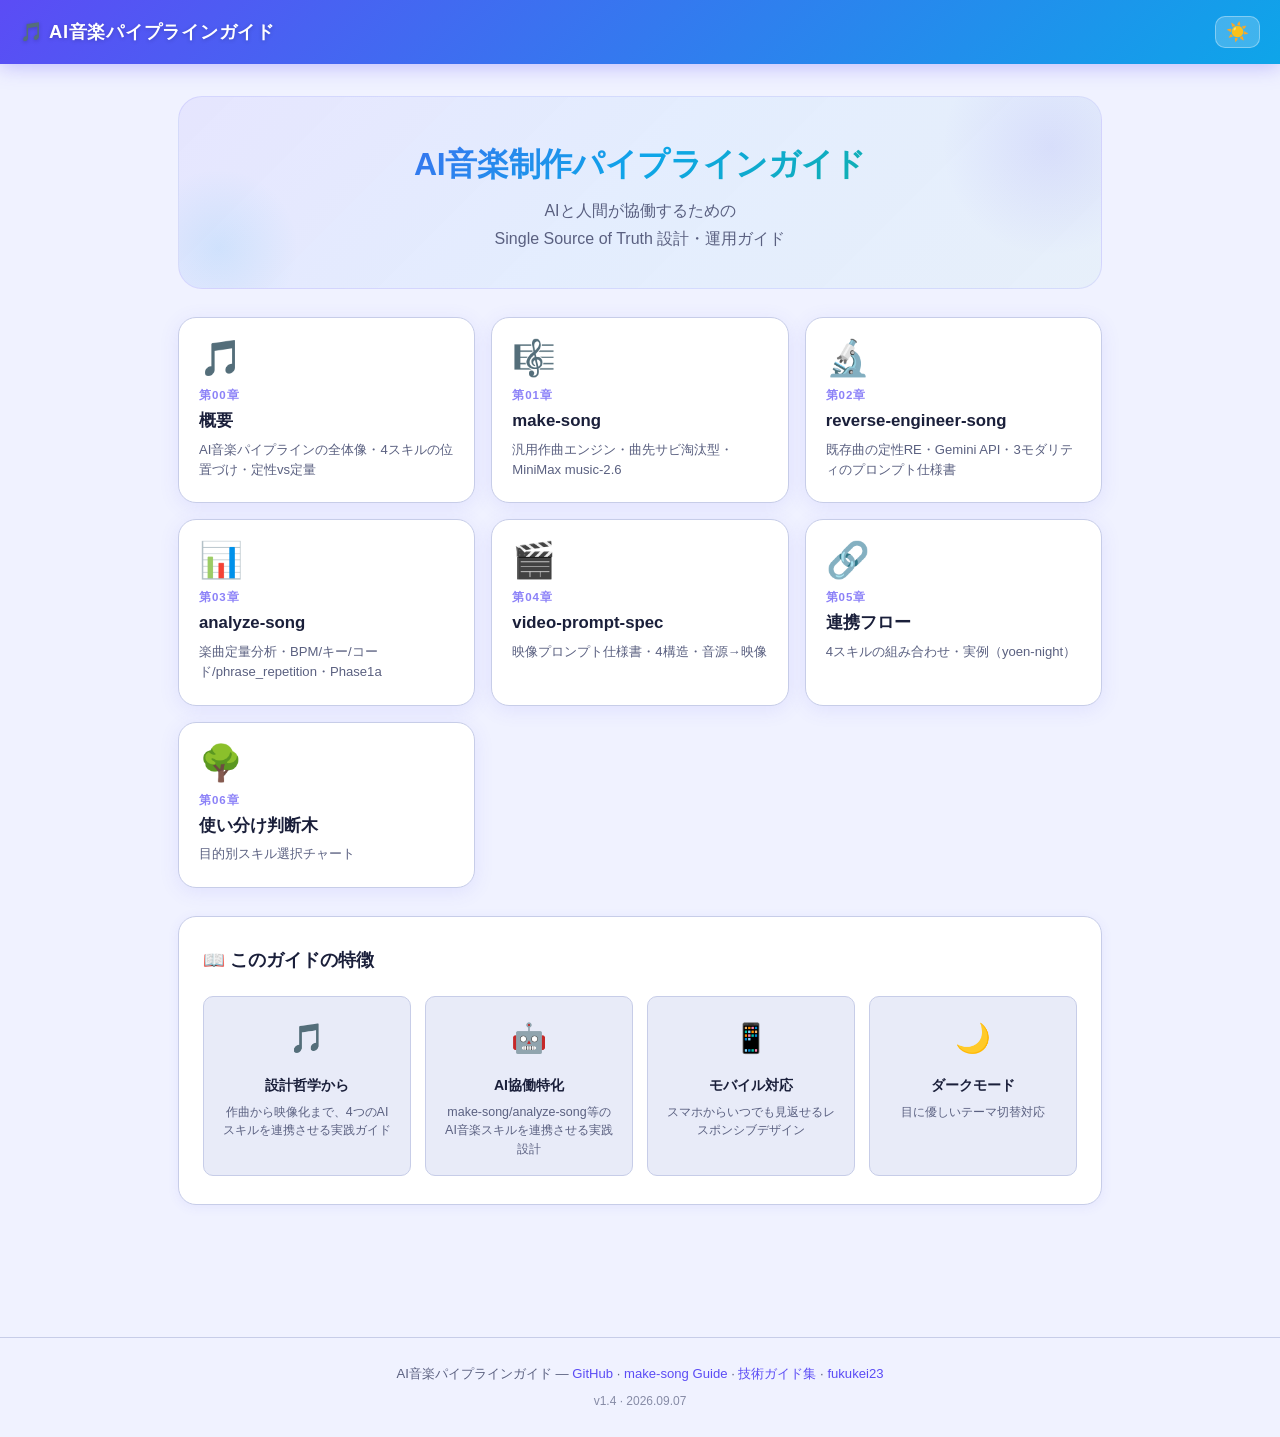
<file: docs/index.html>
<!DOCTYPE html>
<html lang="ja" data-theme="light">
<head>
    <meta charset="UTF-8">
    <meta name="viewport" content="width=device-width, initial-scale=1.0">
    <title>AI音楽制作パイプラインガイド</title>
    <meta name="description" content="作曲・分析・映像化を4スキル連携でつなぐAI音楽制作パイプラインの実践ガイド">
    <meta property="og:title" content="AI音楽制作パイプラインガイド">
    <meta property="og:description" content="作曲・分析・映像化を4スキル連携でつなぐAI音楽制作パイプラインの実践ガイド">
    <meta property="og:type" content="website">
    <meta property="og:url" content="https://fukukei23.github.io/ai-music-pipeline-guide/">
    <meta property="og:image" content="https://fukukei23.github.io/ai-music-pipeline-guide/assets/ogp.png">
    <meta name="twitter:card" content="summary_large_image">
    <link rel="stylesheet" href="assets/style.css">
    <link rel="icon" href="data:image/svg+xml,<svg xmlns='http://www.w3.org/2000/svg' viewBox='0 0 100 100'><text y='.9em' font-size='90'>⚡</text></svg>">
</head>
<body class="index-page">
    <header class="site-header">
        <span class="site-title">🎵 AI音楽パイプラインガイド</span>
        <button class="theme-toggle" id="themeToggle" aria-label="テーマ切替">
            <span class="icon-light">☀️</span>
            <span class="icon-dark">🌙</span>
        </button>
    </header>

    <main class="content">
        <section class="hero">
            <h1>AI音楽制作パイプラインガイド</h1>
            <p>AIと人間が協働するための<br>Single Source of Truth 設計・運用ガイド</p>
        </section>

        <section class="chapter-grid">
            
            <a href="chapters/00-overview.html" class="chapter-card">
                <div class="card-icon">🎵</div>
                <div class="card-number">第00章</div>
                <h2 class="card-title">概要</h2>
                <p class="card-desc">AI音楽パイプラインの全体像・4スキルの位置づけ・定性vs定量</p>
            </a>
            
            <a href="chapters/01-make-song.html" class="chapter-card">
                <div class="card-icon">🎼</div>
                <div class="card-number">第01章</div>
                <h2 class="card-title">make-song</h2>
                <p class="card-desc">汎用作曲エンジン・曲先サビ淘汰型・MiniMax music-2.6</p>
            </a>
            
            <a href="chapters/02-reverse-engineer-song.html" class="chapter-card">
                <div class="card-icon">🔬</div>
                <div class="card-number">第02章</div>
                <h2 class="card-title">reverse-engineer-song</h2>
                <p class="card-desc">既存曲の定性RE・Gemini API・3モダリティのプロンプト仕様書</p>
            </a>
            
            <a href="chapters/03-analyze-song.html" class="chapter-card">
                <div class="card-icon">📊</div>
                <div class="card-number">第03章</div>
                <h2 class="card-title">analyze-song</h2>
                <p class="card-desc">楽曲定量分析・BPM/キー/コード/phrase_repetition・Phase1a</p>
            </a>
            
            <a href="chapters/04-video-prompt-spec.html" class="chapter-card">
                <div class="card-icon">🎬</div>
                <div class="card-number">第04章</div>
                <h2 class="card-title">video-prompt-spec</h2>
                <p class="card-desc">映像プロンプト仕様書・4構造・音源→映像</p>
            </a>
            
            <a href="chapters/05-pipeline.html" class="chapter-card">
                <div class="card-icon">🔗</div>
                <div class="card-number">第05章</div>
                <h2 class="card-title">連携フロー</h2>
                <p class="card-desc">4スキルの組み合わせ・実例（yoen-night）</p>
            </a>
            
            <a href="chapters/06-decision-tree.html" class="chapter-card">
                <div class="card-icon">🌳</div>
                <div class="card-number">第06章</div>
                <h2 class="card-title">使い分け判断木</h2>
                <p class="card-desc">目的別スキル選択チャート</p>
            </a>
            
        </section>

        <section class="features">
            <h2>📖 このガイドの特徴</h2>
            <div class="feature-grid">
                <div class="feature-item">
                    <span class="feature-icon">🎵</span>
                    <h3>設計哲学から</h3>
                    <p>作曲から映像化まで、4つのAIスキルを連携させる実践ガイド</p>
                </div>
                <div class="feature-item">
                    <span class="feature-icon">🤖</span>
                    <h3>AI協働特化</h3>
                    <p>make-song/analyze-song等のAI音楽スキルを連携させる実践設計</p>
                </div>
                <div class="feature-item">
                    <span class="feature-icon">📱</span>
                    <h3>モバイル対応</h3>
                    <p>スマホからいつでも見返せるレスポンシブデザイン</p>
                </div>
                <div class="feature-item">
                    <span class="feature-icon">🌙</span>
                    <h3>ダークモード</h3>
                    <p>目に優しいテーマ切替対応</p>
                </div>
            </div>
        </section>
    </main>

    <footer class="site-footer">
        <p>AI音楽パイプラインガイド — <a href="https://github.com/fukukei23/ai-music-pipeline-guide">GitHub</a>
         · <a href="https://fukukei23.github.io/make-song-guide/">make-song Guide</a>
         · <a href="https://fukukei23.github.io/guides/">技術ガイド集</a>
         · <a href="https://fukukei23.github.io/">fukukei23</a></p>
        <p class="site-version">v1.4 · 2026.09.07</p>
    </footer>

    <script src="assets/script.js"></script>
</body>
</html>
</file>
<file: docs/assets/style.css>
/* AI音楽パイプラインガイド — Visual Design v1 */

:root {
    --bg: #f0f2ff;
    --bg-card: #ffffff;
    --bg-secondary: #e8ebf8;
    --text: #1a1f3a;
    --text-secondary: #5a6080;
    --accent: #5b4cf5;
    --accent-2: #0ea5e9;
    --accent-3: #10b981;
    --accent-bg: #ede9ff;
    --accent-dark: #4338ca;
    --green: #10b981;
    --green-bg: #ecfdf5;
    --amber: #f59e0b;
    --amber-bg: #fffbeb;
    --red: #ef4444;
    --red-bg: #fef2f2;
    --blue: #3b82f6;
    --blue-bg: #eff6ff;
    --border: #c7cde8;
    --code-bg: #1c1f3a;
    --code-text: #e2e8f0;
    --radius: 18px;
    --radius-sm: 10px;
    --shadow: 0 2px 12px rgba(91,76,245,0.08);
    --shadow-lg: 0 8px 32px rgba(91,76,245,0.14);
    --shadow-card: 0 4px 20px rgba(91,76,245,0.10);
    --header-h: 64px;
    --font: -apple-system, BlinkMacSystemFont, 'Segoe UI', Roboto, 'Noto Sans JP', 'Hiragino Sans', sans-serif;
    --font-mono: 'JetBrains Mono', 'Fira Code', 'Cascadia Code', ui-monospace, monospace;
    /* gradient colors */
    --grad-1: #5b4cf5;
    --grad-2: #0ea5e9;
    --grad-3: #10b981;
}

[data-theme="dark"] {
    --bg: #0d0f1e;
    --bg-card: #161929;
    --bg-secondary: #1e2240;
    --text: #e2e8f0;
    --text-secondary: #94a3b8;
    --accent: #7c6ffc;
    --accent-2: #38bdf8;
    --accent-3: #34d399;
    --accent-bg: #1e1b4b;
    --accent-dark: #a5b4fc;
    --green-bg: #064e3b;
    --amber-bg: #451a03;
    --red-bg: #450a0a;
    --blue-bg: #172554;
    --border: #2d3362;
    --code-bg: #0d0f1e;
    --code-text: #e2e8f0;
    --shadow: 0 2px 12px rgba(0,0,0,0.4);
    --shadow-lg: 0 8px 32px rgba(0,0,0,0.5);
    --shadow-card: 0 4px 20px rgba(0,0,0,0.35);
    --grad-1: #7c6ffc;
    --grad-2: #38bdf8;
    --grad-3: #34d399;
}

*, *::before, *::after { box-sizing: border-box; margin: 0; padding: 0; }
html { font-size: 16px; scroll-behavior: smooth; -webkit-text-size-adjust: 100%; }
body { font-family: var(--font); color: var(--text); background: var(--bg); line-height: 1.8; min-height: 100vh; }
a { color: var(--accent-dark); text-decoration: none; }
a:hover { text-decoration: underline; }

/* ===== HEADER ===== */
.site-header {
    position: fixed;
    top: 0; left: 0; right: 0;
    height: var(--header-h);
    background: linear-gradient(135deg, var(--grad-1) 0%, var(--grad-2) 100%);
    color: #fff;
    display: flex;
    align-items: center;
    justify-content: space-between;
    padding: 0 20px;
    z-index: 100;
    box-shadow: 0 2px 20px rgba(91,76,245,0.35);
}

.site-title {
    font-size: 1.15rem;
    font-weight: 800;
    color: #fff;
    white-space: nowrap;
    letter-spacing: 0.04em;
    text-shadow: 0 1px 4px rgba(0,0,0,0.2);
}

/* Hamburger */
.menu-toggle {
    display: flex;
    flex-direction: column;
    gap: 5px;
    background: rgba(255,255,255,0.15);
    border: 1.5px solid rgba(255,255,255,0.3);
    cursor: pointer;
    padding: 8px 10px;
    border-radius: 8px;
}
.menu-toggle span {
    display: block;
    width: 20px;
    height: 2px;
    background: #fff;
    border-radius: 2px;
    transition: transform 0.3s, opacity 0.3s;
}
.menu-toggle.active span:nth-child(1) { transform: translateY(7px) rotate(45deg); }
.menu-toggle.active span:nth-child(2) { opacity: 0; }
.menu-toggle.active span:nth-child(3) { transform: translateY(-7px) rotate(-45deg); }

.theme-toggle {
    background: rgba(255,255,255,0.2);
    border: 1.5px solid rgba(255,255,255,0.35);
    cursor: pointer;
    font-size: 1.15rem;
    padding: 6px 10px;
    border-radius: 10px;
    line-height: 1;
    transition: background 0.2s;
}
.theme-toggle:hover { background: rgba(255,255,255,0.35); }
[data-theme="light"] .icon-dark { display: none; }
[data-theme="dark"] .icon-light { display: none; }

/* ===== SIDEBAR ===== */
.sidebar {
    position: fixed;
    top: var(--header-h);
    left: 0; bottom: 0;
    width: 290px;
    background: var(--bg-card);
    border-right: 1px solid var(--border);
    transform: translateX(-100%);
    transition: transform 0.3s cubic-bezier(.4,0,.2,1);
    z-index: 90;
    overflow-y: auto;
    padding: 16px 0;
    box-shadow: 4px 0 24px rgba(91,76,245,0.08);
}
.sidebar.open { transform: translateX(0); }

.sidebar-header {
    padding: 4px 20px 16px;
    border-bottom: 1px solid var(--border);
    margin-bottom: 8px;
}
.sidebar-header a { font-weight: 700; font-size: 1rem; color: var(--accent-dark); }

.sidebar-link {
    display: flex;
    align-items: center;
    gap: 12px;
    padding: 11px 24px;
    color: var(--text-secondary);
    font-size: 0.9rem;
    transition: background 0.15s, color 0.15s, padding-left 0.15s;
    border-left: 3px solid transparent;
}
.sidebar-link:hover {
    background: var(--accent-bg);
    color: var(--accent);
    text-decoration: none;
    padding-left: 28px;
    border-left-color: var(--accent);
}
.sidebar-link.active {
    color: var(--accent);
    font-weight: 700;
    background: var(--accent-bg);
    border-left: 3px solid var(--accent);
}
.sidebar-icon { font-size: 1.1rem; flex-shrink: 0; }

.sidebar-overlay {
    display: none;
    position: fixed;
    inset: 0;
    top: var(--header-h);
    background: rgba(0,0,0,0.45);
    backdrop-filter: blur(2px);
    z-index: 80;
}
.sidebar-overlay.visible { display: block; }

/* ===== CONTENT ===== */
.content {
    max-width: 900px;
    margin: 0 auto;
    padding: calc(var(--header-h) + 24px) 18px 72px;
}

/* Chapter nav top */
.chapter-nav-top {
    display: flex;
    justify-content: space-between;
    gap: 8px;
    margin-bottom: 24px;
    font-size: 0.85rem;
}
.nav-prev, .nav-next {
    color: var(--accent);
    padding: 8px 16px;
    border: 1.5px solid var(--accent);
    border-radius: var(--radius-sm);
    font-weight: 700;
    transition: all 0.2s;
}
.nav-prev:hover, .nav-next:hover {
    background: var(--accent);
    color: #fff;
    text-decoration: none;
    transform: translateY(-1px);
    box-shadow: var(--shadow);
}

/* ===== CHAPTER BODY ===== */
.chapter-body h1 {
    font-size: 1.8rem;
    margin-bottom: 8px;
    color: var(--accent-dark);
    letter-spacing: 0.01em;
    line-height: 1.3;
}
.chapter-body h1 + p {
    color: var(--text-secondary);
    font-size: 0.95rem;
    margin-bottom: 28px;
    padding-bottom: 20px;
    border-bottom: 2px solid var(--border);
}
.chapter-body h2 {
    font-size: 1.25rem;
    margin-top: 40px;
    margin-bottom: 16px;
    padding: 10px 16px;
    background: linear-gradient(90deg, var(--accent-bg) 0%, transparent 100%);
    border-left: 4px solid var(--accent);
    border-radius: 0 var(--radius-sm) var(--radius-sm) 0;
    color: var(--accent-dark);
    font-weight: 800;
}
.chapter-body h3 {
    font-size: 1.05rem;
    margin-top: 28px;
    margin-bottom: 12px;
    color: var(--text);
    font-weight: 700;
    display: flex;
    align-items: center;
    gap: 8px;
}
.chapter-body h3::before {
    content: '';
    display: inline-block;
    width: 4px;
    height: 1em;
    background: linear-gradient(180deg, var(--grad-2), var(--grad-3));
    border-radius: 2px;
    flex-shrink: 0;
}
.chapter-body h4 {
    font-size: 0.95rem;
    margin-top: 18px;
    margin-bottom: 8px;
    font-weight: 700;
    color: var(--accent-dark);
}
.chapter-body p { margin-bottom: 14px; }
.chapter-body ul, .chapter-body ol { margin-bottom: 14px; padding-left: 22px; }
.chapter-body li { margin-bottom: 8px; padding-left: 4px; }
.chapter-body strong { color: var(--accent-dark); font-weight: 700; }
.chapter-body hr {
    border: none;
    height: 2px;
    background: linear-gradient(90deg, var(--accent), var(--accent-2), transparent);
    margin: 32px 0;
    border-radius: 1px;
}

/* ===== CODE BLOCKS ===== */
.code-block-wrapper { position: relative; margin-bottom: 18px; }
.chapter-body pre {
    background: var(--code-bg);
    color: var(--code-text);
    padding: 20px 18px;
    border-radius: var(--radius-sm);
    overflow-x: auto;
    font-size: 0.82rem;
    line-height: 1.75;
    border: 1px solid var(--border);
    box-shadow: var(--shadow-lg);
}
.chapter-body code { font-family: var(--font-mono); font-size: 0.9em; }
.chapter-body :not(pre) > code {
    background: var(--accent-bg);
    color: var(--accent-dark);
    padding: 2px 6px;
    border-radius: 5px;
    font-size: 0.88em;
    border: 1px solid rgba(91,76,245,0.2);
}
.copy-btn {
    position: absolute;
    top: 10px; right: 10px;
    background: rgba(91,76,245,0.2);
    color: var(--accent-dark);
    border: 1px solid rgba(91,76,245,0.3);
    padding: 4px 10px;
    border-radius: 6px;
    font-size: 0.75rem;
    cursor: pointer;
    font-family: var(--font);
    transition: all 0.2s;
}
.copy-btn:hover { background: var(--accent); color: #fff; }
.copy-btn.copied { background: var(--green); color: #fff; border-color: var(--green); }

/* ===== TABLES ===== */
.chapter-body table {
    width: 100%;
    border-collapse: collapse;
    margin: 20px 0;
    font-size: 0.88rem;
    border-radius: var(--radius-sm);
    overflow: hidden;
    box-shadow: var(--shadow);
    border: 1px solid var(--border);
}
.chapter-body th {
    background: linear-gradient(135deg, var(--accent) 0%, var(--accent-2) 100%);
    color: #fff;
    padding: 12px 14px;
    text-align: left;
    font-weight: 700;
    font-size: 0.83rem;
    letter-spacing: 0.03em;
}
.chapter-body td {
    padding: 11px 14px;
    border-bottom: 1px solid var(--border);
    background: var(--bg-card);
    vertical-align: top;
}
.chapter-body tr:last-child td { border-bottom: none; }
.chapter-body tr:hover td { background: var(--bg-secondary); }

/* ===== BLOCKQUOTE ===== */
.chapter-body blockquote {
    border-left: 4px solid var(--accent-2);
    background: linear-gradient(90deg, var(--blue-bg) 0%, transparent 100%);
    padding: 14px 18px;
    margin: 18px 0;
    border-radius: 0 var(--radius-sm) var(--radius-sm) 0;
    color: var(--text-secondary);
    font-size: 0.93rem;
    font-style: italic;
}
[data-theme="dark"] .chapter-body blockquote {
    background: linear-gradient(90deg, rgba(56,189,248,0.1) 0%, transparent 100%);
}

/* ===== TOC ===== */
.toc {
    background: var(--bg-secondary);
    border: 1px solid var(--border);
    border-radius: var(--radius);
    padding: 16px 20px;
    margin: 24px 0;
    box-shadow: var(--shadow);
}
.toc-title { font-weight: 800; margin-bottom: 12px; color: var(--accent-dark); font-size: 0.92rem; }
.toc-list { list-style: none; padding: 0; }
.toc-list li a {
    display: block;
    padding: 4px 0;
    color: var(--text-secondary);
    font-size: 0.88rem;
    border-radius: 4px;
    transition: color 0.15s, padding-left 0.15s;
}
.toc-list li a:hover { color: var(--accent); text-decoration: none; padding-left: 6px; }
.toc-h3 a { padding-left: 14px !important; }
.toc-h3 a::before { content: '└ '; color: var(--border); }

/* ===== SEARCH BAR ===== */
.search-bar {
    display: flex;
    align-items: center;
    gap: 6px;
    margin-bottom: 16px;
    padding: 10px 14px;
    background: var(--bg-card);
    border: 1.5px solid var(--border);
    border-radius: var(--radius-sm);
    box-shadow: var(--shadow);
}
.search-bar input {
    flex: 1;
    border: none;
    outline: none;
    background: transparent;
    color: var(--text);
    font-size: 0.9rem;
    font-family: var(--font);
}
.search-count { font-size: 0.78rem; color: var(--text-secondary); white-space: nowrap; }
.search-prev, .search-next, .search-clear {
    background: var(--bg-secondary);
    border: 1px solid var(--border);
    padding: 4px 8px;
    border-radius: 6px;
    cursor: pointer;
    font-size: 0.78rem;
    color: var(--text-secondary);
}
.search-prev:hover, .search-next:hover, .search-clear:hover {
    background: var(--accent);
    color: #fff;
    border-color: var(--accent);
}
.search-highlight { background: #fde047; color: #1a1f3a; border-radius: 2px; padding: 0 2px; }
.search-current { background: #f97316; color: #fff; }

/* ===== CHAPTER NAV BOTTOM ===== */
.chapter-nav-bottom {
    display: grid;
    grid-template-columns: 1fr 1fr;
    gap: 14px;
    margin-top: 48px;
    padding-top: 24px;
    border-top: 2px solid var(--border);
}
.nav-card {
    display: flex;
    flex-direction: column;
    padding: 16px 18px;
    background: var(--bg-card);
    border: 1.5px solid var(--border);
    border-radius: var(--radius);
    color: var(--text);
    transition: all 0.25s;
    box-shadow: var(--shadow);
}
.nav-card:hover {
    border-color: var(--accent);
    box-shadow: var(--shadow-lg);
    transform: translateY(-2px);
    text-decoration: none;
}
.nav-card.prev { text-align: left; }
.nav-card.next { text-align: right; }
.nav-label { font-size: 0.78rem; color: var(--text-secondary); margin-bottom: 4px; }
.nav-title { font-size: 0.92rem; font-weight: 700; color: var(--accent); }

/* ===== INDEX PAGE ===== */
.index-page .content {
    max-width: 960px;
    padding-top: calc(var(--header-h) + 32px);
}

/* Hero section */
.hero {
    text-align: center;
    padding: 48px 24px 36px;
    margin-bottom: 12px;
    background: linear-gradient(135deg, rgba(91,76,245,0.07) 0%, rgba(14,165,233,0.05) 50%, rgba(16,185,129,0.04) 100%);
    border-radius: 24px;
    border: 1px solid rgba(91,76,245,0.12);
    position: relative;
    overflow: hidden;
}
.hero::before {
    content: '';
    position: absolute;
    top: -60px; right: -60px;
    width: 220px; height: 220px;
    background: radial-gradient(circle, rgba(91,76,245,0.1) 0%, transparent 70%);
    border-radius: 50%;
    pointer-events: none;
}
.hero::after {
    content: '';
    position: absolute;
    bottom: -40px; left: -40px;
    width: 160px; height: 160px;
    background: radial-gradient(circle, rgba(14,165,233,0.1) 0%, transparent 70%);
    border-radius: 50%;
    pointer-events: none;
}
.hero h1 {
    font-size: 2rem;
    font-weight: 900;
    background: linear-gradient(135deg, var(--grad-1) 0%, var(--grad-2) 50%, var(--grad-3) 100%);
    -webkit-background-clip: text;
    background-clip: text;
    -webkit-text-fill-color: transparent;
    margin-bottom: 14px;
    letter-spacing: -0.01em;
    line-height: 1.2;
}
.hero p {
    font-size: 1rem;
    color: var(--text-secondary);
    line-height: 1.7;
}

/* Chapter grid */
.chapter-grid {
    display: grid;
    grid-template-columns: repeat(auto-fill, minmax(260px, 1fr));
    gap: 16px;
    margin: 28px 0;
}

.chapter-card {
    display: flex;
    flex-direction: column;
    padding: 22px 20px;
    background: var(--bg-card);
    border: 1.5px solid var(--border);
    border-radius: var(--radius);
    color: var(--text);
    transition: all 0.25s cubic-bezier(.4,0,.2,1);
    box-shadow: var(--shadow-card);
    position: relative;
    overflow: hidden;
}
.chapter-card::before {
    content: '';
    position: absolute;
    top: 0; left: 0; right: 0;
    height: 3px;
    background: linear-gradient(90deg, var(--grad-1) 0%, var(--grad-2) 50%, var(--grad-3) 100%);
    opacity: 0;
    transition: opacity 0.25s;
}
.chapter-card:hover {
    border-color: var(--accent);
    box-shadow: var(--shadow-lg);
    transform: translateY(-4px);
    text-decoration: none;
}
.chapter-card:hover::before { opacity: 1; }
.card-icon { font-size: 2.2rem; margin-bottom: 10px; line-height: 1; }
.card-number {
    font-size: 0.72rem;
    font-weight: 700;
    color: var(--accent);
    letter-spacing: 0.08em;
    text-transform: uppercase;
    margin-bottom: 4px;
    opacity: 0.7;
}
.card-title {
    font-size: 1.05rem;
    font-weight: 800;
    color: var(--text);
    margin-bottom: 8px;
    line-height: 1.3;
    transition: color 0.2s;
}
.chapter-card:hover .card-title { color: var(--accent); }
.card-desc {
    font-size: 0.82rem;
    color: var(--text-secondary);
    line-height: 1.55;
    flex: 1;
}

/* Features section */
.features {
    margin: 28px 0;
    padding: 28px 24px;
    background: var(--bg-card);
    border-radius: var(--radius);
    border: 1px solid var(--border);
    box-shadow: var(--shadow);
}
.features h2 {
    font-size: 1.1rem;
    font-weight: 800;
    color: var(--text);
    margin-bottom: 20px;
}
.feature-grid {
    display: grid;
    grid-template-columns: repeat(auto-fill, minmax(180px, 1fr));
    gap: 14px;
}
.feature-item {
    padding: 16px;
    background: var(--bg-secondary);
    border-radius: var(--radius-sm);
    text-align: center;
    border: 1px solid var(--border);
    transition: transform 0.2s, box-shadow 0.2s;
}
.feature-item:hover { transform: translateY(-2px); box-shadow: var(--shadow); }
.feature-icon { font-size: 1.8rem; margin-bottom: 8px; display: block; }
.feature-item h3 { font-size: 0.88rem; font-weight: 700; margin-bottom: 4px; color: var(--text); }
.feature-item p { font-size: 0.78rem; color: var(--text-secondary); line-height: 1.5; }

/* Footer */
.site-footer {
    text-align: center;
    padding: 24px;
    font-size: 0.82rem;
    color: var(--text-secondary);
    border-top: 1px solid var(--border);
    margin-top: 32px;
}
.site-footer a { color: var(--accent); }
.site-version {
    margin-top: 6px;
    font-size: 0.75rem;
    color: var(--text-secondary);
    opacity: 0.7;
    font-variant-numeric: tabular-nums;
}

/* ===== MOBILE ===== */
@media (max-width: 600px) {
    .hero { padding: 36px 16px 28px; }
    .hero h1 { font-size: 1.55rem; }
    .chapter-grid { grid-template-columns: 1fr; gap: 12px; }
    .chapter-nav-bottom { grid-template-columns: 1fr; }
    .feature-grid { grid-template-columns: repeat(2, 1fr); }
    .content { padding-left: 14px; padding-right: 14px; }
    .chapter-body h1 { font-size: 1.45rem; }
    .chapter-body h2 { font-size: 1.1rem; }
}

/* ===== TABLE WRAPPER ===== */
.table-wrapper { overflow-x: auto; margin-bottom: 20px; }

/* ===== CALLOUTS ===== */
.callout {
    padding: 14px 18px;
    border-radius: var(--radius-sm);
    margin: 18px 0;
    border-left: 4px solid;
    font-size: 0.9rem;
}
.callout-info { background: var(--blue-bg); border-color: var(--blue); }
.callout-tip { background: var(--green-bg); border-color: var(--green); }
.callout-warn { background: var(--amber-bg); border-color: var(--amber); }
.callout-danger { background: var(--red-bg); border-color: var(--red); }
[data-theme="dark"] .callout-info { background: rgba(59,130,246,0.1); }
[data-theme="dark"] .callout-tip { background: rgba(16,185,129,0.1); }
[data-theme="dark"] .callout-warn { background: rgba(245,158,11,0.1); }
[data-theme="dark"] .callout-danger { background: rgba(239,68,68,0.1); }

/* ===== MERMAID ===== */
.mermaid {
    margin: 20px 0;
    text-align: center;
    overflow-x: auto;
    background: var(--bg-secondary);
    border-radius: var(--radius-sm);
    padding: 16px;
    border: 1px solid var(--border);
}
</file>
